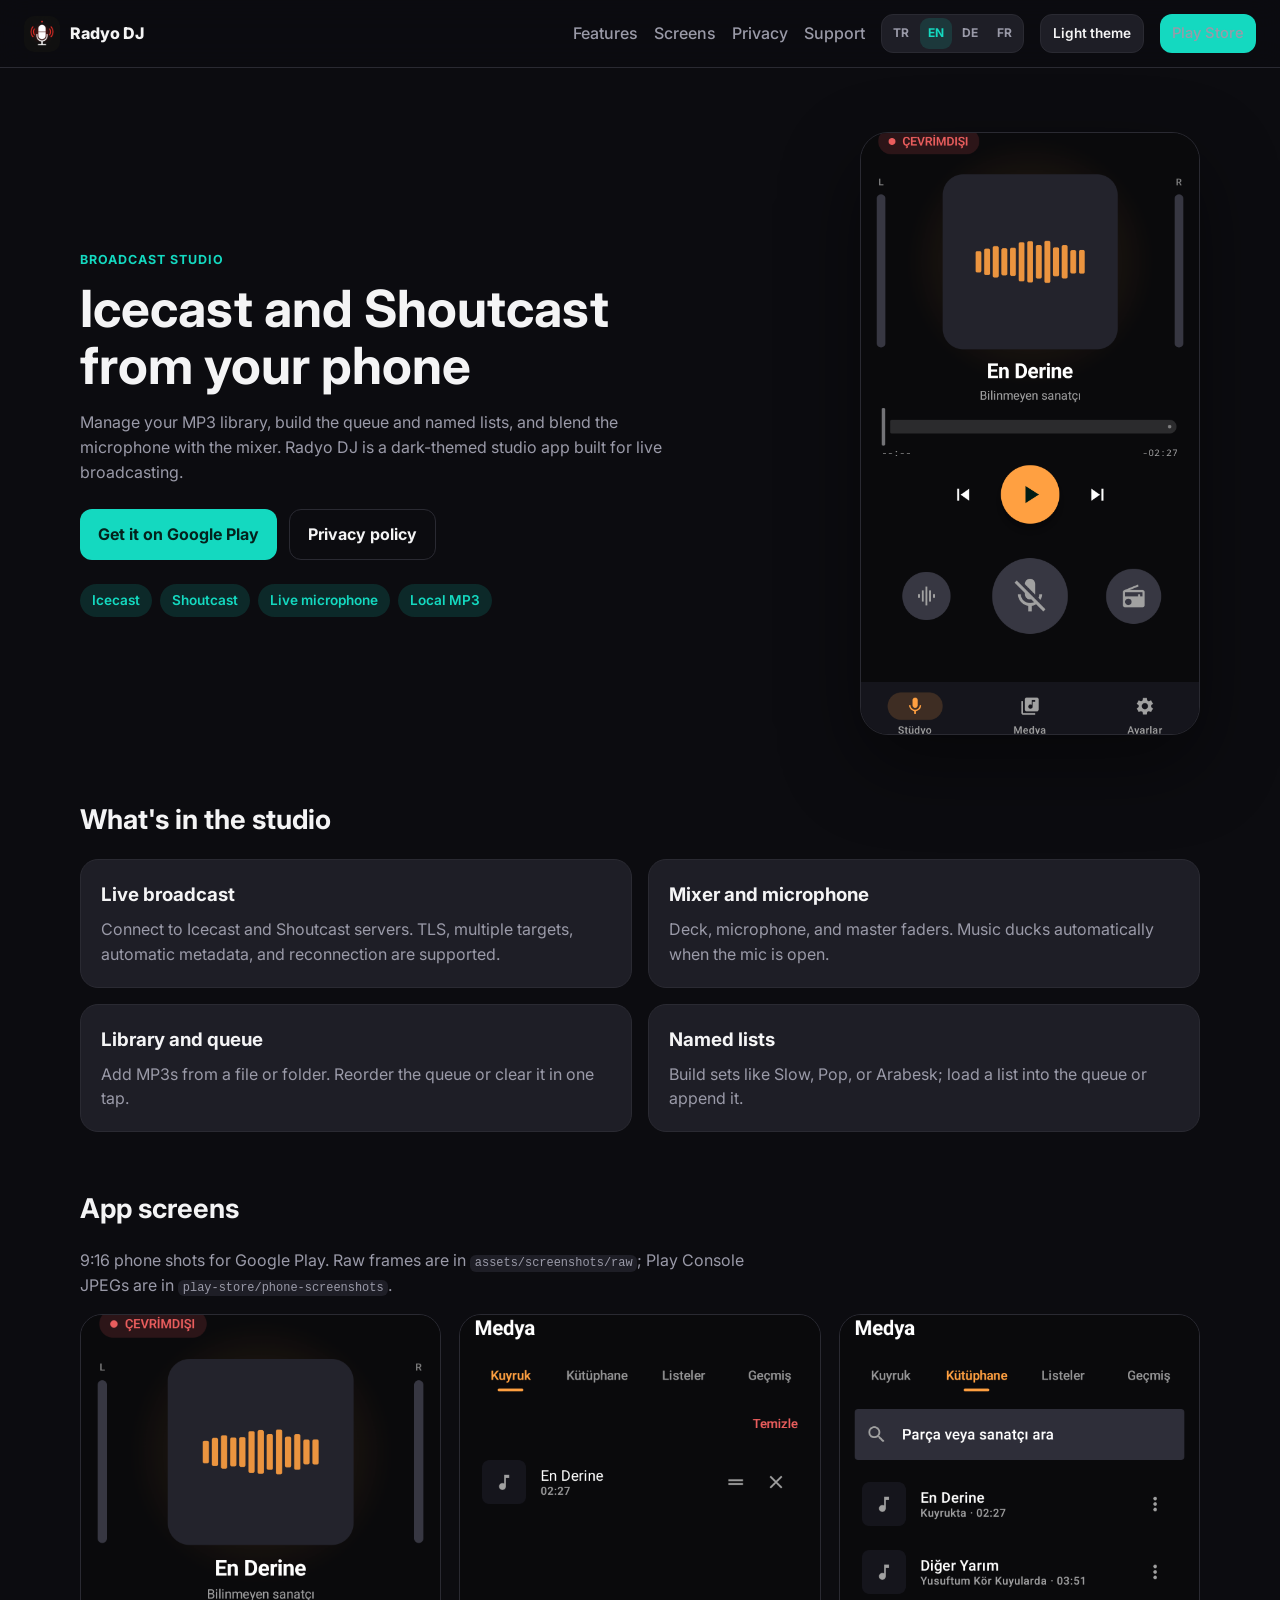
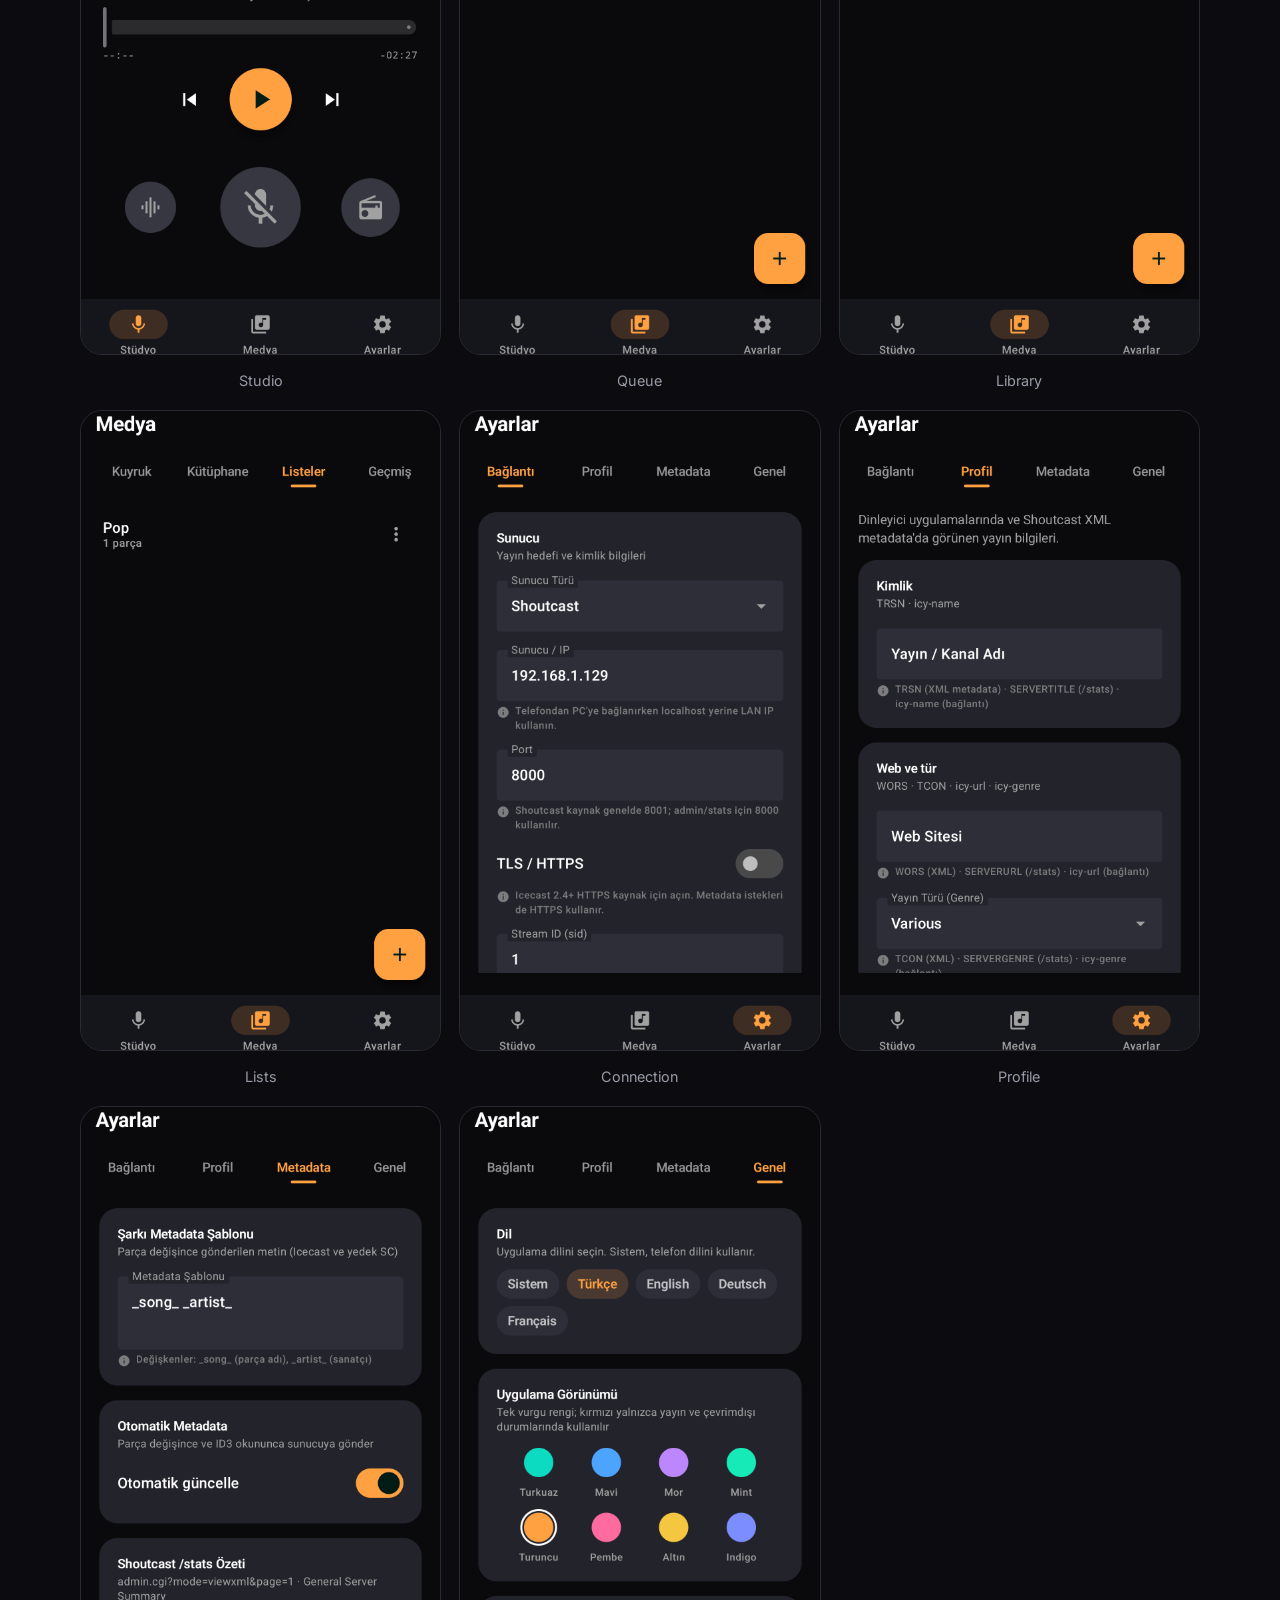
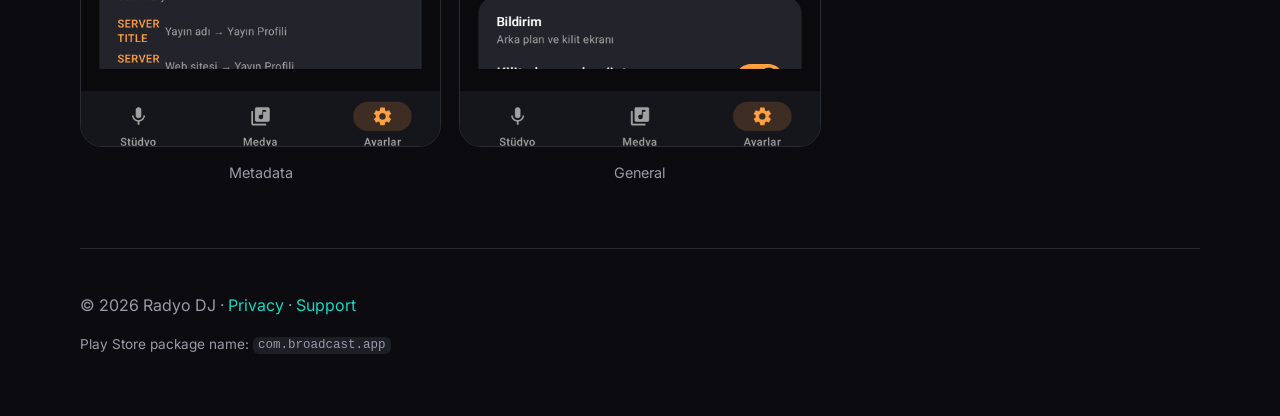
<file: index.html>
<!DOCTYPE html>
<html lang="tr" data-theme="dark" data-page="index">
<head>
  <meta charset="UTF-8" />
  <meta name="viewport" content="width=device-width, initial-scale=1" />
  <title>Radyo DJ — Icecast ve Shoutcast yayın stüdyosu</title>
  <meta name="description" content="Radyo DJ ile telefondan Icecast ve Shoutcast yayını yapın. Kütüphane, kuyruk, isimli listeler, canlı mikrofon ve mikser tek uygulamada." />
  <meta name="theme-color" content="#121214" />
  <meta property="og:title" content="Radyo DJ — Icecast ve Shoutcast yayın stüdyosu" />
  <meta property="og:description" content="Radyo DJ ile telefondan Icecast ve Shoutcast yayını yapın. Kütüphane, kuyruk, isimli listeler, canlı mikrofon ve mikser tek uygulamada." />
  <meta property="og:type" content="website" />
  <meta property="og:locale" content="tr_TR" />
  <meta property="og:image" content="https://akibrahim5481.github.io/EUDjBroadcaster/assets/brand/icon-512.png" />
  <link rel="icon" href="assets/brand/icon-round.png" />
  <link rel="apple-touch-icon" href="assets/brand/icon-512.png" />
  <link rel="preconnect" href="https://fonts.googleapis.com" />
  <link rel="preconnect" href="https://fonts.gstatic.com" crossorigin />
  <link href="https://fonts.googleapis.com/css2?family=Inter:wght@400;500;600;700;800&display=swap" rel="stylesheet" />
  <link rel="stylesheet" href="styles.css?v=4" />
  <script src="theme.js?v=4"></script>
  <script>
    (function () {
      try {
        var l = localStorage.getItem("lang");
        if (!l) l = ((navigator.language || "") + "").slice(0, 2).toLowerCase();
        if (l === "en" || l === "de" || l === "fr") {
          document.documentElement.setAttribute("lang", l);
          document.documentElement.classList.add("i18n-pending");
        }
      } catch (e) { /* ignore */ }
    })();
  </script>
</head>
<body>
  <header class="nav">
    <a class="brand" href="index.html">
      <img src="assets/brand/icon-round.png" width="36" height="36" alt="Radyo DJ Logo" />
      <span>Radyo DJ</span>
    </a>
    <nav>
      <a href="index.html#ozellikler" data-i18n="nav.features">Özellikler</a>
      <a href="index.html#ekranlar" data-i18n="nav.screens">Ekranlar</a>
      <a href="privacy.html" data-i18n="nav.privacy">Gizlilik</a>
      <a href="support.html" data-i18n="nav.support">Destek</a>
      <div class="lang-switch" role="group" data-i18n-aria="nav.langLabel" aria-label="Dil">
        <button type="button" data-set-lang="tr">TR</button>
        <button type="button" data-set-lang="en">EN</button>
        <button type="button" data-set-lang="de">DE</button>
        <button type="button" data-set-lang="fr">FR</button>
      </div>
      <button type="button" class="theme-toggle" id="theme-toggle" aria-pressed="false" onclick="toggleTheme()">Açık tema</button>
      <a class="btn btn-small"
         href="https://play.google.com/store/apps/details?id=com.broadcast.app"
         target="_blank"
         rel="noopener noreferrer">Play Store</a>
    </nav>
  </header>

  <main>
    <section class="hero">
      <div class="hero-copy">
        <p class="eyebrow" data-i18n="hero.eyebrow">Yayın stüdyosu</p>
        <h1 data-i18n="hero.title">Telefondan Icecast ve Shoutcast yayını</h1>
        <p class="lede" data-i18n="hero.lede">
          MP3 kütüphanenizi yönetin, kuyruğu ve isimli listeleri kurun, mikrofonu mikserle harmanlayın.
          Radyo DJ, canlı yayın için tasarlanmış koyu temalı bir stüdyo uygulamasıdır.
        </p>
        <div class="hero-actions">
          <a class="btn"
             id="indir"
             href="https://play.google.com/store/apps/details?id=com.broadcast.app"
             target="_blank"
             rel="noopener noreferrer"
             data-i18n="hero.download">Google Play’den indir</a>
          <a class="btn btn-ghost" href="privacy.html" data-i18n="hero.privacy">Gizlilik politikası</a>
        </div>
        <ul class="pills">
          <li>Icecast</li>
          <li>Shoutcast</li>
          <li data-i18n="hero.pillMic">Canlı mikrofon</li>
          <li data-i18n="hero.pillMp3">Yerel MP3</li>
        </ul>
      </div>
      <div class="hero-art">
        <img src="assets/screenshots/playstore/01-studio.png" data-i18n-alt="hero.artAlt" alt="Radyo DJ stüdyo ekranı" />
      </div>
    </section>

    <section id="ozellikler" class="features">
      <h2 data-i18n="features.title">Stüdyoda ne var</h2>
      <div class="grid">
        <article>
          <h3 data-i18n="features.liveTitle">Canlı yayın</h3>
          <p data-i18n="features.liveBody">Icecast ve Shoutcast sunucularına bağlanın. TLS, çoklu hedef, otomatik metadata ve yeniden bağlanma desteklenir.</p>
        </article>
        <article>
          <h3 data-i18n="features.mixerTitle">Mikser ve mikrofon</h3>
          <p data-i18n="features.mixerBody">Deck, mikrofon ve master fader’lar. Mikrofon açıkken müzik otomatik kısılır.</p>
        </article>
        <article>
          <h3 data-i18n="features.libraryTitle">Kütüphane ve kuyruk</h3>
          <p data-i18n="features.libraryBody">Dosya veya klasörden MP3 ekleyin. Kuyruğu sıralayın veya tek dokunuşla temizleyin.</p>
        </article>
        <article>
          <h3 data-i18n="features.listsTitle">İsimli listeler</h3>
          <p data-i18n="features.listsBody">Slow, Pop, Arabesk gibi setler oluşturun; listeyi kuyruğa yükleyin veya ekleyin.</p>
        </article>
      </div>
    </section>

    <section id="ekranlar" class="shots">
      <h2 data-i18n="shots.title">Uygulama ekranları</h2>
      <p class="section-lead" data-i18n-html="shots.lead">Google Play için 9:16 telefon görselleri. Ham kareler <code>assets/screenshots/raw</code> klasöründe; Play Console JPEG’leri <code>play-store/phone-screenshots</code> içindedir.</p>
      <div class="shot-row">
        <figure>
          <img src="assets/screenshots/playstore/01-studio.png" data-i18n-alt="shots.altStudio" alt="Stüdyo" loading="lazy" />
          <figcaption data-i18n="shots.studio">Stüdyo</figcaption>
        </figure>
        <figure>
          <img src="assets/screenshots/playstore/02-media-queue.png" data-i18n-alt="shots.altQueue" alt="Kuyruk" loading="lazy" />
          <figcaption data-i18n="shots.queue">Kuyruk</figcaption>
        </figure>
        <figure>
          <img src="assets/screenshots/playstore/03-library.png" data-i18n-alt="shots.altLibrary" alt="Kütüphane" loading="lazy" />
          <figcaption data-i18n="shots.library">Kütüphane</figcaption>
        </figure>
        <figure>
          <img src="assets/screenshots/playstore/04-lists.png" data-i18n-alt="shots.altLists" alt="Listeler" loading="lazy" />
          <figcaption data-i18n="shots.lists">Listeler</figcaption>
        </figure>
        <figure>
          <img src="assets/screenshots/playstore/06-settings-connection.png" data-i18n-alt="shots.altConnection" alt="Bağlantı ayarları" loading="lazy" />
          <figcaption data-i18n="shots.connection">Bağlantı</figcaption>
        </figure>
        <figure>
          <img src="assets/screenshots/playstore/07-settings-profile.png" data-i18n-alt="shots.altProfile" alt="Yayın profili" loading="lazy" />
          <figcaption data-i18n="shots.profile">Profil</figcaption>
        </figure>
        <figure>
          <img src="assets/screenshots/playstore/08-settings-metadata.png" data-i18n-alt="shots.altMetadata" alt="Metadata" loading="lazy" />
          <figcaption data-i18n="shots.metadata">Metadata</figcaption>
        </figure>
        <figure>
          <img src="assets/screenshots/playstore/09-settings-general.png" data-i18n-alt="shots.altGeneral" alt="Genel ayarlar" loading="lazy" />
          <figcaption data-i18n="shots.general">Genel</figcaption>
        </figure>
      </div>
    </section>
  </main>

  <footer>
    <p>© <span id="y"></span> Radyo DJ · <a href="privacy.html" data-i18n="nav.privacy">Gizlilik</a> · <a href="support.html" data-i18n="nav.support">Destek</a></p>
    <p class="fine"><span data-i18n="footer.package">Play Store paket adı:</span> <code>com.broadcast.app</code></p>
  </footer>
  <script src="i18n.js?v=4"></script>
  <script>
    setTimeout(function () { document.documentElement.classList.remove("i18n-pending"); }, 1200);
  </script>
</body>
</html>
</file>
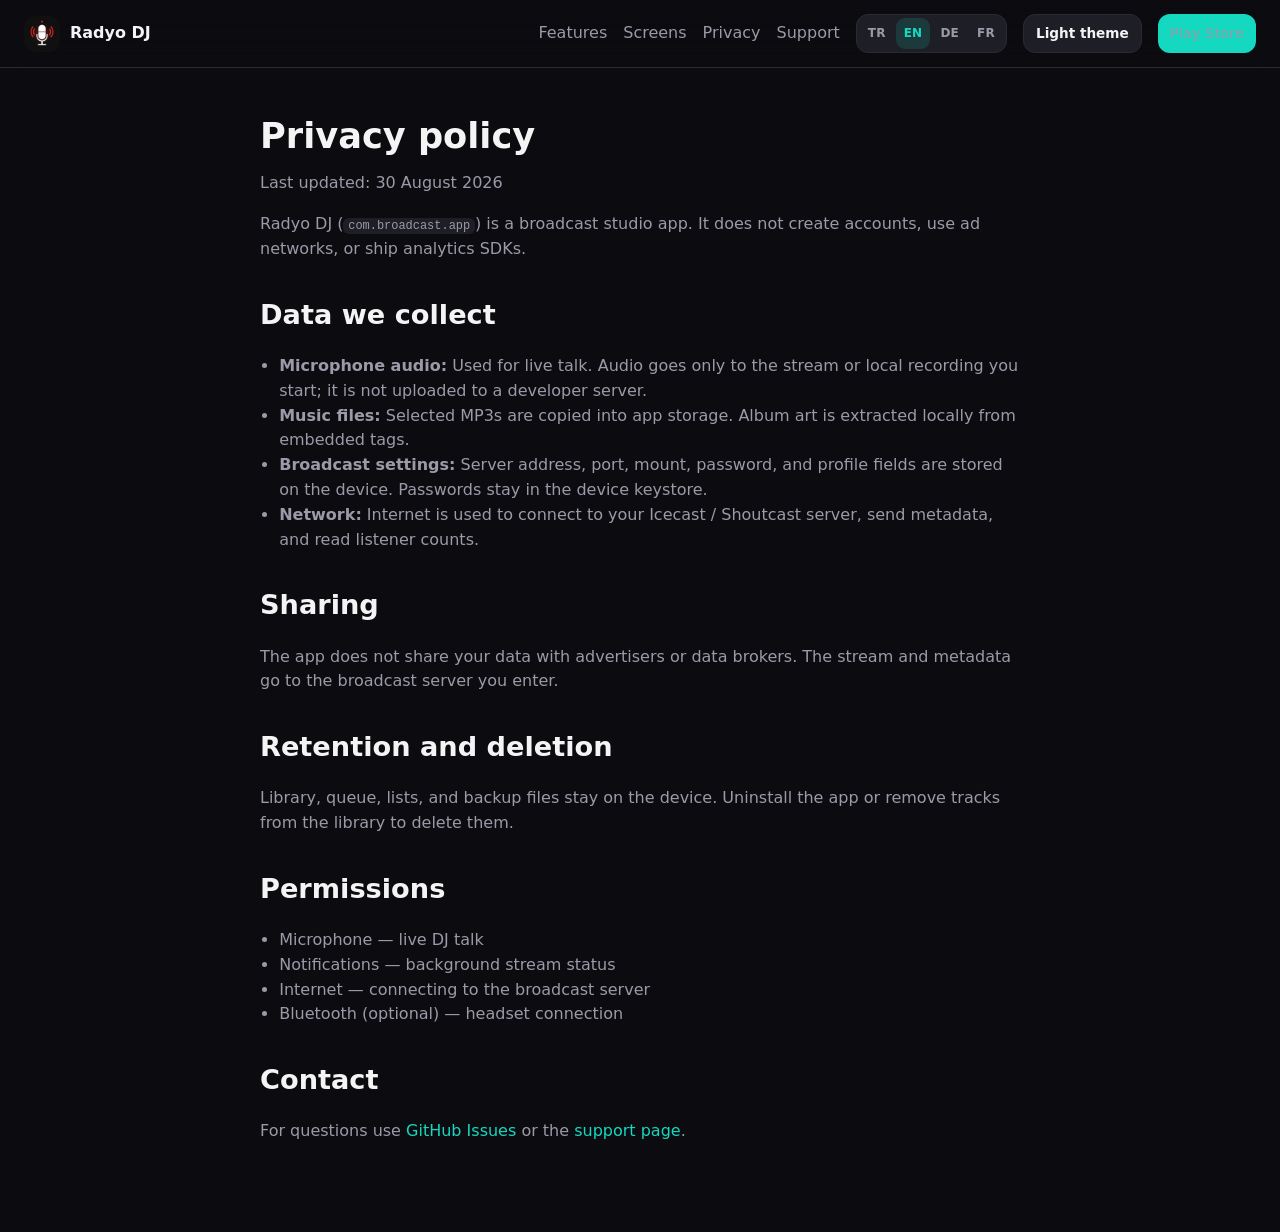
<file: privacy.html>
<!DOCTYPE html>
<html lang="tr" data-theme="dark" data-page="privacy">
<head>
  <meta charset="UTF-8" />
  <meta name="viewport" content="width=device-width, initial-scale=1" />
  <title>Gizlilik politikası — Radyo DJ</title>
  <meta name="description" content="Radyo DJ gizlilik politikası. Google Play listing için yasal metin." />
  <meta name="theme-color" content="#121214" />
  <link rel="icon" href="assets/brand/icon-round.png" />
  <link rel="stylesheet" href="styles.css?v=4" />
  <script src="theme.js?v=4"></script>
  <script>
    (function () {
      try {
        var l = localStorage.getItem("lang");
        if (!l) l = ((navigator.language || "") + "").slice(0, 2).toLowerCase();
        if (l === "en" || l === "de" || l === "fr") {
          document.documentElement.setAttribute("lang", l);
          document.documentElement.classList.add("i18n-pending");
        }
      } catch (e) { /* ignore */ }
    })();
  </script>
</head>
<body>
  <header class="nav">
    <a class="brand" href="index.html">
      <img src="assets/brand/icon-round.png" width="36" height="36" alt="Radyo DJ Logo" />
      <span>Radyo DJ</span>
    </a>
    <nav>
      <a href="index.html#ozellikler" data-i18n="nav.features">Özellikler</a>
      <a href="index.html#ekranlar" data-i18n="nav.screens">Ekranlar</a>
      <a href="privacy.html" data-i18n="nav.privacy">Gizlilik</a>
      <a href="support.html" data-i18n="nav.support">Destek</a>
      <div class="lang-switch" role="group" data-i18n-aria="nav.langLabel" aria-label="Dil">
        <button type="button" data-set-lang="tr">TR</button>
        <button type="button" data-set-lang="en">EN</button>
        <button type="button" data-set-lang="de">DE</button>
        <button type="button" data-set-lang="fr">FR</button>
      </div>
      <button type="button" class="theme-toggle" id="theme-toggle" aria-pressed="false" onclick="toggleTheme()">Açık tema</button>
      <a class="btn btn-small"
         href="https://play.google.com/store/apps/details?id=com.broadcast.app"
         target="_blank"
         rel="noopener noreferrer">Play Store</a>
    </nav>
  </header>
  <article class="prose">
    <h1 data-i18n="privacy.title">Gizlilik politikası</h1>
    <p data-i18n="privacy.updated">Son güncelleme: 30 Ağustos 2026</p>
    <p data-i18n-html="privacy.intro">
      Radyo DJ (<code>com.broadcast.app</code>) bir yayın stüdyosu uygulamasıdır.
      Hesap oluşturmaz, reklam ağı kullanmaz ve analitik SDK göndermez.
    </p>

    <h2 data-i18n="privacy.collected">Toplanan veriler</h2>
    <ul>
      <li data-i18n-html="privacy.itemMic"><strong>Mikrofon sesi:</strong> Canlı konuşma için cihaz mikrofonu kullanılır. Ses yalnızca sizin başlattığınız yayına veya yerel kayda gider; geliştirici sunucusuna yüklenmez.</li>
      <li data-i18n-html="privacy.itemMusic"><strong>Müzik dosyaları:</strong> Seçtiğiniz MP3’ler uygulama depolamasına kopyalanır. Albüm kapağı gömülü etiketlerden yerelde çıkarılır.</li>
      <li data-i18n-html="privacy.itemSettings"><strong>Yayın ayarları:</strong> Sunucu adresi, port, mount, şifre ve profil alanları cihazda saklanır. Şifreler cihazın güvenli deposundadır.</li>
      <li data-i18n-html="privacy.itemNetwork"><strong>Ağ:</strong> Icecast / Shoutcast sunucunuza bağlanmak, metadata göndermek ve dinleyici sayısını okumak için internet kullanılır.</li>
    </ul>

    <h2 data-i18n="privacy.sharing">Paylaşım</h2>
    <p data-i18n="privacy.sharingBody">
      Uygulama verilerinizi reklamcılarla veya veri aracılarıyla paylaşmaz.
      Yayın akışı ve metadata, sizin girdiğiniz yayın sunucusuna gider.
    </p>

    <h2 data-i18n="privacy.retention">Saklama ve silme</h2>
    <p data-i18n="privacy.retentionBody">
      Kütüphane, kuyruk, listeler ve yedek dosyaları cihazda durur. Uygulamayı kaldırarak
      veya kütüphaneden parça silerek silebilirsiniz.
    </p>

    <h2 data-i18n="privacy.permissions">İzinler</h2>
    <ul>
      <li data-i18n="privacy.permMic">Mikrofon — canlı DJ konuşması</li>
      <li data-i18n="privacy.permNotify">Bildirim — arka planda yayın durumu</li>
      <li data-i18n="privacy.permNet">İnternet — yayın sunucusuna bağlanma</li>
      <li data-i18n="privacy.permBt">Bluetooth (isteğe bağlı) — kulaklık bağlantısı</li>
    </ul>

    <h2 data-i18n="privacy.contact">İletişim</h2>
    <p data-i18n-html="privacy.contactBody">
      Sorularınız için
      <a href="https://github.com/akibrahim5481/EUDjBroadcaster/issues">GitHub Issues</a>
      veya <a href="support.html">destek sayfasını</a> kullanın.
    </p>

    <section data-visible-lang="tr">
      <h2 data-i18n="privacy.enSummary">English summary</h2>
      <p data-i18n="privacy.enSummaryBody">
        Radyo DJ does not create accounts, serve ads, or ship analytics SDKs.
        Microphone audio and MP3 files stay on-device except when you start a stream
        to your own Icecast or Shoutcast server. Server passwords are stored in the
        device keystore. Uninstalling the app removes local library copies.
      </p>
    </section>
  </article>
  <script src="i18n.js?v=4"></script>
  <script>
    setTimeout(function () { document.documentElement.classList.remove("i18n-pending"); }, 1200);
  </script>
</body>
</html>
</file>
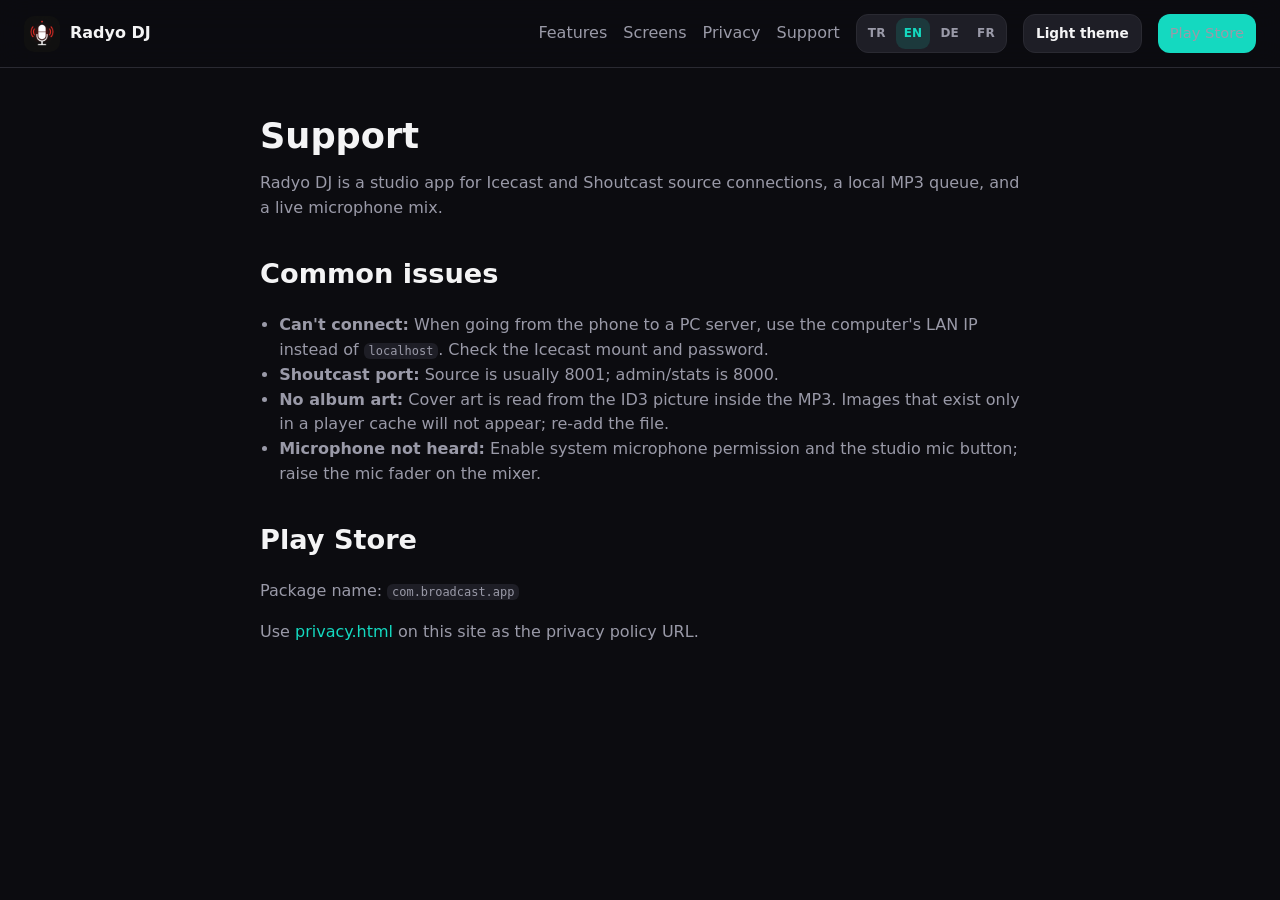
<file: support.html>
<!DOCTYPE html>
<html lang="tr" data-theme="dark" data-page="support">
<head>
  <meta charset="UTF-8" />
  <meta name="viewport" content="width=device-width, initial-scale=1" />
  <title>Destek — Radyo DJ</title>
  <meta name="description" content="Radyo DJ kurulum, bağlantı ve yayın sorunları için destek." />
  <meta name="theme-color" content="#121214" />
  <link rel="icon" href="assets/brand/icon-round.png" />
  <link rel="stylesheet" href="styles.css?v=4" />
  <script src="theme.js?v=4"></script>
  <script>
    (function () {
      try {
        var l = localStorage.getItem("lang");
        if (!l) l = ((navigator.language || "") + "").slice(0, 2).toLowerCase();
        if (l === "en" || l === "de" || l === "fr") {
          document.documentElement.setAttribute("lang", l);
          document.documentElement.classList.add("i18n-pending");
        }
      } catch (e) { /* ignore */ }
    })();
  </script>
</head>
<body>
  <header class="nav">
    <a class="brand" href="index.html">
      <img src="assets/brand/icon-round.png" width="36" height="36" alt="Radyo DJ Logo" />
      <span>Radyo DJ</span>
    </a>
    <nav>
      <a href="index.html#ozellikler" data-i18n="nav.features">Özellikler</a>
      <a href="index.html#ekranlar" data-i18n="nav.screens">Ekranlar</a>
      <a href="privacy.html" data-i18n="nav.privacy">Gizlilik</a>
      <a href="support.html" data-i18n="nav.support">Destek</a>
      <div class="lang-switch" role="group" data-i18n-aria="nav.langLabel" aria-label="Dil">
        <button type="button" data-set-lang="tr">TR</button>
        <button type="button" data-set-lang="en">EN</button>
        <button type="button" data-set-lang="de">DE</button>
        <button type="button" data-set-lang="fr">FR</button>
      </div>
      <button type="button" class="theme-toggle" id="theme-toggle" aria-pressed="false" onclick="toggleTheme()">Açık tema</button>
      <a class="btn btn-small"
         href="https://play.google.com/store/apps/details?id=com.broadcast.app"
         target="_blank"
         rel="noopener noreferrer">Play Store</a>
    </nav>
  </header>
  <article class="prose">
    <h1 data-i18n="support.title">Destek</h1>
    <p data-i18n="support.intro">
      Radyo DJ, Icecast ve Shoutcast kaynak bağlantısı, yerel MP3 kuyruğu ve canlı mikrofon
      karışımı için bir stüdyo uygulamasıdır.
    </p>
    <h2 data-i18n="support.faq">Sık sorunlar</h2>
    <ul>
      <li data-i18n-html="support.itemConnect"><strong>Bağlanamıyorum:</strong> Telefondan PC sunucusuna giderken <code>localhost</code> yerine bilgisayarın LAN IP’sini yazın. Icecast mount ve şifreyi kontrol edin.</li>
      <li data-i18n-html="support.itemPort"><strong>Shoutcast port:</strong> Kaynak genelde 8001, admin/stats 8000’dir.</li>
      <li data-i18n-html="support.itemArt"><strong>Albüm kapağı yok:</strong> Kapak MP3 içindeki ID3 resminden okunur. Yalnızca oynatıcı önbelleğinde olan görseller görünmez; dosyayı yeniden ekleyin.</li>
      <li data-i18n-html="support.itemMic"><strong>Mikrofon duyulmuyor:</strong> Sistem mikrofon iznini ve stüdyodaki mikrofon düğmesini açın; mikserde mic fader’ı yükseltin.</li>
    </ul>
    <h2 data-i18n="support.store">Play Store</h2>
    <p data-i18n-html="support.package">Paket adı: <code>com.broadcast.app</code></p>
    <p data-i18n-html="support.policy">Gizlilik politikası URL’si olarak bu sitedeki <a href="privacy.html">privacy.html</a> adresini kullanın.</p>
  </article>
  <script src="i18n.js?v=4"></script>
  <script>
    setTimeout(function () { document.documentElement.classList.remove("i18n-pending"); }, 1200);
  </script>
</body>
</html>
</file>
<file: styles.css>
:root {
  --bg: #0c0c10;
  --surface: #16161c;
  --card: #1e1e26;
  --line: #2a2a32;
  --text: #f4f4f5;
  --muted: #9a9aa8;
  --accent: #14d9c0;
  --accent-dim: rgba(20, 217, 192, 0.14);
  --on-accent: #04221c;
  --nav-bg: rgba(12, 12, 16, 0.88);
  --danger: #e85d5d;
  --radius: 18px;
  --max: 1120px;
  color-scheme: dark;
}

html[data-theme="dark"] {
  --bg: #0c0c10;
  --surface: #16161c;
  --card: #1e1e26;
  --line: #2a2a32;
  --text: #f4f4f5;
  --muted: #9a9aa8;
  --accent: #14d9c0;
  --accent-dim: rgba(20, 217, 192, 0.14);
  --on-accent: #04221c;
  --nav-bg: rgba(12, 12, 16, 0.88);
  --danger: #e85d5d;
  color-scheme: dark;
}

html[data-theme="light"] {
  --bg: #f3f4f6;
  --surface: #ffffff;
  --card: #ffffff;
  --line: #e2e4ea;
  --text: #16161c;
  --muted: #5c5c6b;
  --accent: #0d9d8c;
  --accent-dim: rgba(13, 157, 140, 0.14);
  --on-accent: #04221c;
  --nav-bg: rgba(243, 244, 246, 0.92);
  --danger: #c44545;
  color-scheme: light;
}

* { box-sizing: border-box; }
html {
  scroll-behavior: smooth;
  background: var(--bg);
}
html.i18n-pending body { visibility: hidden; }
body {
  margin: 0;
  font-family: Inter, system-ui, -apple-system, sans-serif;
  background: var(--bg);
  color: var(--text);
  line-height: 1.55;
  transition: background 0.2s ease, color 0.2s ease;
}

a { color: var(--accent); text-decoration: none; }
a:hover { text-decoration: underline; }
code {
  font-size: 0.92em;
  background: var(--card);
  padding: 0.1em 0.4em;
  border-radius: 6px;
}

.nav {
  position: sticky;
  top: 0;
  z-index: 10;
  display: flex;
  flex-wrap: wrap;
  align-items: center;
  justify-content: space-between;
  gap: 1rem;
  padding: 14px 24px;
  background: var(--nav-bg);
  backdrop-filter: blur(16px);
  border-bottom: 1px solid var(--line);
}
.brand {
  display: flex;
  flex-shrink: 0;
  align-items: center;
  gap: 10px;
  color: var(--text);
  font-weight: 800;
  text-decoration: none;
}
.brand img { border-radius: 10px; }
.nav nav {
  display: flex;
  flex-wrap: wrap;
  align-items: center;
  gap: 1rem;
  min-width: 0;
}
.nav nav a {
  color: var(--muted);
  font-weight: 500;
  text-decoration: none;
  white-space: nowrap;
}
.nav nav a:hover { color: var(--text); }

.btn {
  display: inline-flex;
  align-items: center;
  justify-content: center;
  background: var(--accent);
  color: var(--on-accent);
  font-weight: 700;
  padding: 12px 18px;
  border-radius: 12px;
  text-decoration: none;
}
.btn:hover { filter: brightness(1.06); text-decoration: none; }
.btn-ghost {
  background: transparent;
  color: var(--text);
  border: 1px solid var(--line);
}
.btn-small { padding: 8px 12px; font-size: 0.92rem; }

.theme-toggle {
  border: 1px solid var(--line);
  background: var(--card);
  color: var(--text);
  border-radius: 12px;
  padding: 8px 12px;
  font: inherit;
  font-weight: 600;
  font-size: 0.85rem;
  cursor: pointer;
}
.theme-toggle:hover { border-color: var(--accent); }
.theme-toggle:focus-visible,
.lang-switch button:focus-visible {
  outline: 2px solid var(--accent);
  outline-offset: 2px;
}

.lang-switch {
  display: inline-flex;
  flex-shrink: 0;
  align-items: center;
  gap: 2px;
  border: 1px solid var(--line);
  background: var(--card);
  border-radius: 12px;
  padding: 3px;
}
.lang-switch button {
  border: 0;
  background: transparent;
  color: var(--muted);
  font: inherit;
  font-weight: 700;
  font-size: 0.75rem;
  letter-spacing: 0.02em;
  padding: 6px 8px;
  border-radius: 9px;
  cursor: pointer;
}
.lang-switch button.is-active {
  background: var(--accent-dim);
  color: var(--accent);
}

.hero, .features, .shots, .prose, footer {
  width: min(var(--max), calc(100% - 40px));
  margin: 0 auto;
}
.hero {
  display: grid;
  grid-template-columns: 1.1fr 0.9fr;
  gap: 48px;
  align-items: center;
  padding: 64px 0 40px;
}
.eyebrow {
  color: var(--accent);
  font-weight: 700;
  letter-spacing: 0.08em;
  text-transform: uppercase;
  font-size: 0.78rem;
  margin: 0 0 10px;
}
h1 { font-size: clamp(2rem, 4vw, 3.2rem); line-height: 1.12; margin: 0 0 16px; }
h2 { font-size: 1.7rem; margin: 0 0 18px; }
h3 { margin: 0 0 8px; }
.lede, .section-lead { color: var(--muted); max-width: 42rem; }
.hero-actions { display: flex; flex-wrap: wrap; gap: 12px; margin: 24px 0; }
.pills { display: flex; flex-wrap: wrap; gap: 8px; padding: 0; margin: 0; list-style: none; }
.pills li {
  background: var(--accent-dim);
  color: var(--accent);
  border-radius: 999px;
  padding: 6px 12px;
  font-size: 0.85rem;
  font-weight: 600;
}
.hero-art img {
  width: 100%;
  max-width: 340px;
  display: block;
  margin-left: auto;
  border-radius: 28px;
  border: 1px solid var(--line);
  box-shadow: 0 30px 80px rgba(0, 0, 0, 0.45);
}

.features { padding: 24px 0 48px; }
.grid {
  display: grid;
  grid-template-columns: repeat(2, 1fr);
  gap: 16px;
}
.grid article {
  background: var(--card);
  border: 1px solid var(--line);
  border-radius: var(--radius);
  padding: 20px;
}
.grid p { margin: 0; color: var(--muted); }

.shots { padding: 8px 0 64px; }
.shot-row {
  display: grid;
  grid-template-columns: repeat(3, 1fr);
  gap: 18px;
}
.shot-row figure { margin: 0; }
.shot-row img {
  width: 100%;
  border-radius: 22px;
  border: 1px solid var(--line);
  background: var(--surface);
}
figcaption {
  text-align: center;
  color: var(--muted);
  font-size: 0.9rem;
  margin-top: 8px;
}

.prose {
  padding: 48px 0 72px;
  max-width: 760px;
}
.prose h1 { font-size: 2.2rem; }
.prose h2 { margin-top: 32px; }
.prose p, .prose li { color: var(--muted); }
.prose ul { padding-left: 1.2rem; }

footer {
  padding: 28px 0 48px;
  border-top: 1px solid var(--line);
  color: var(--muted);
}
.fine { font-size: 0.85rem; }

@media (max-width: 860px) {
  .hero, .shot-row, .grid { grid-template-columns: 1fr; }
  .hero-art img { margin: 0 auto; }
}

@media (max-width: 768px) {
  .nav {
    flex-direction: column;
    align-items: stretch;
  }
  .nav nav {
    justify-content: flex-start;
    row-gap: 0.75rem;
  }
}
</file>
